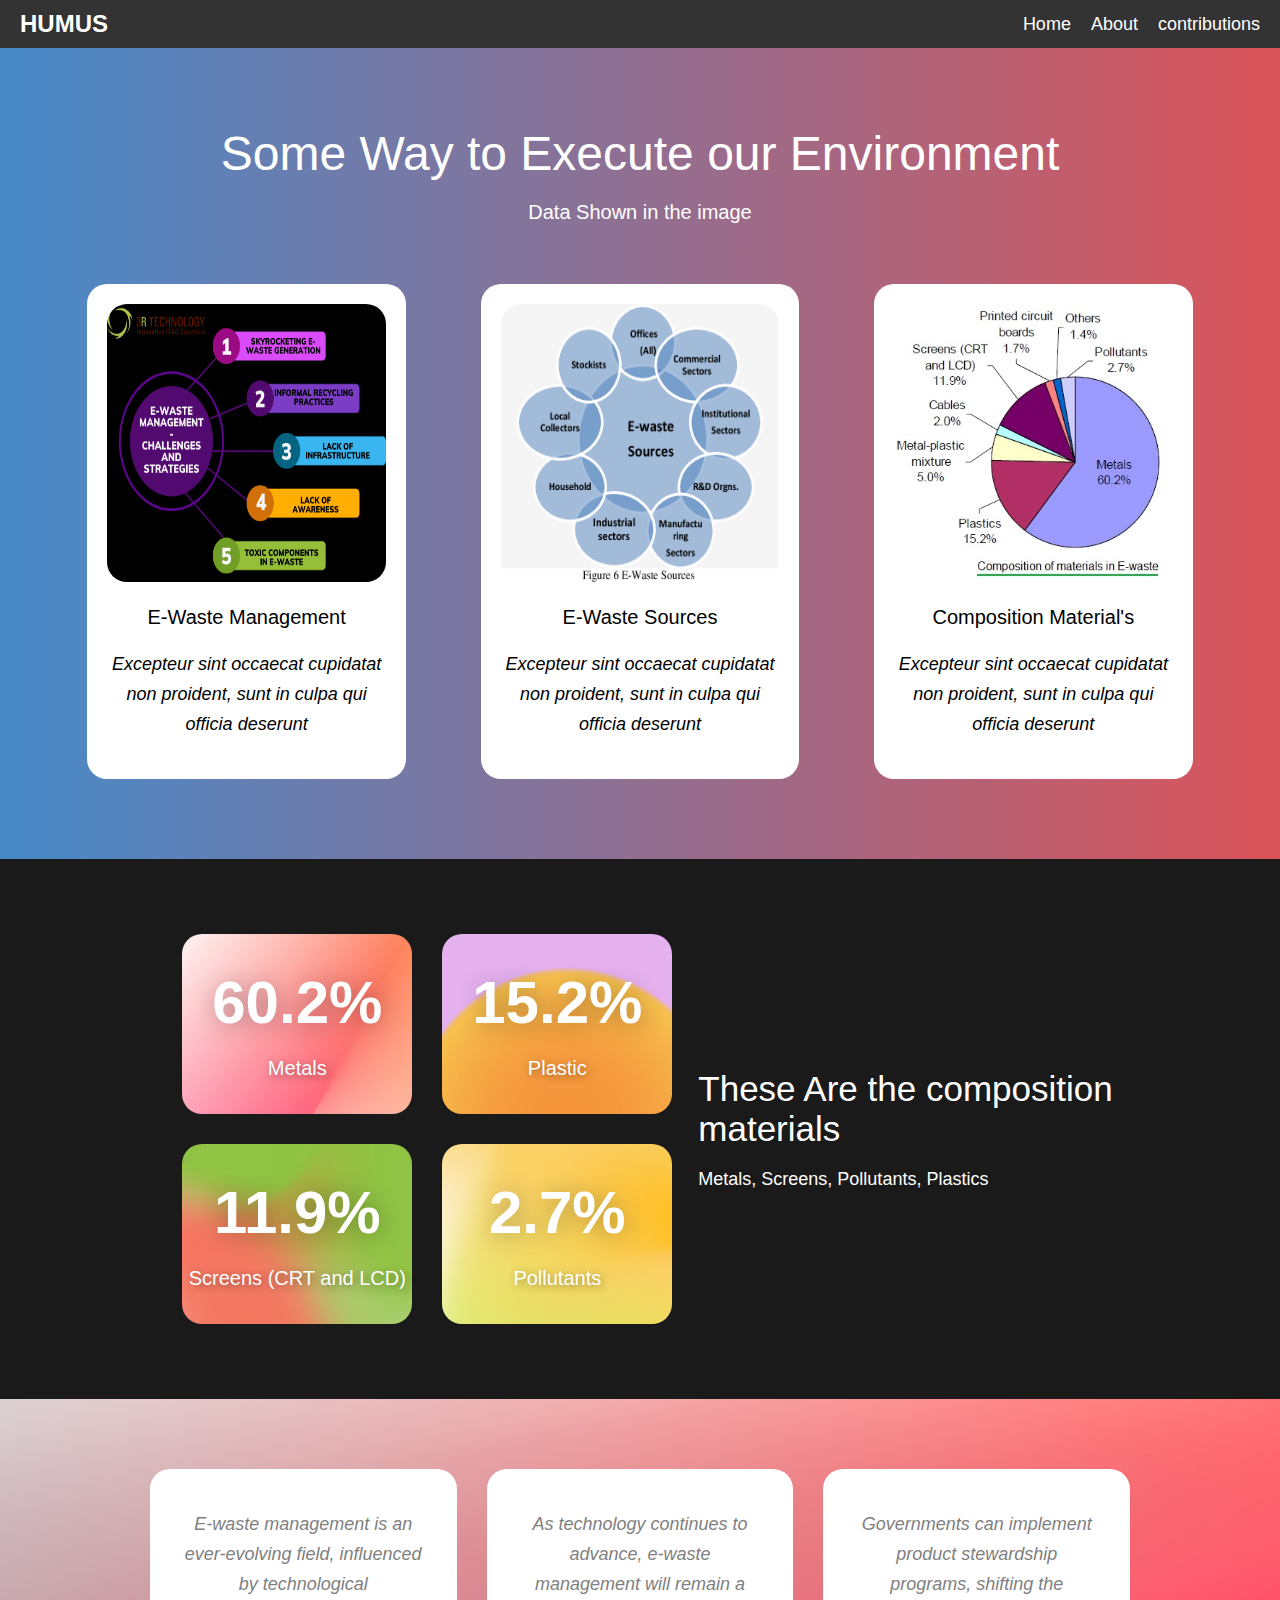
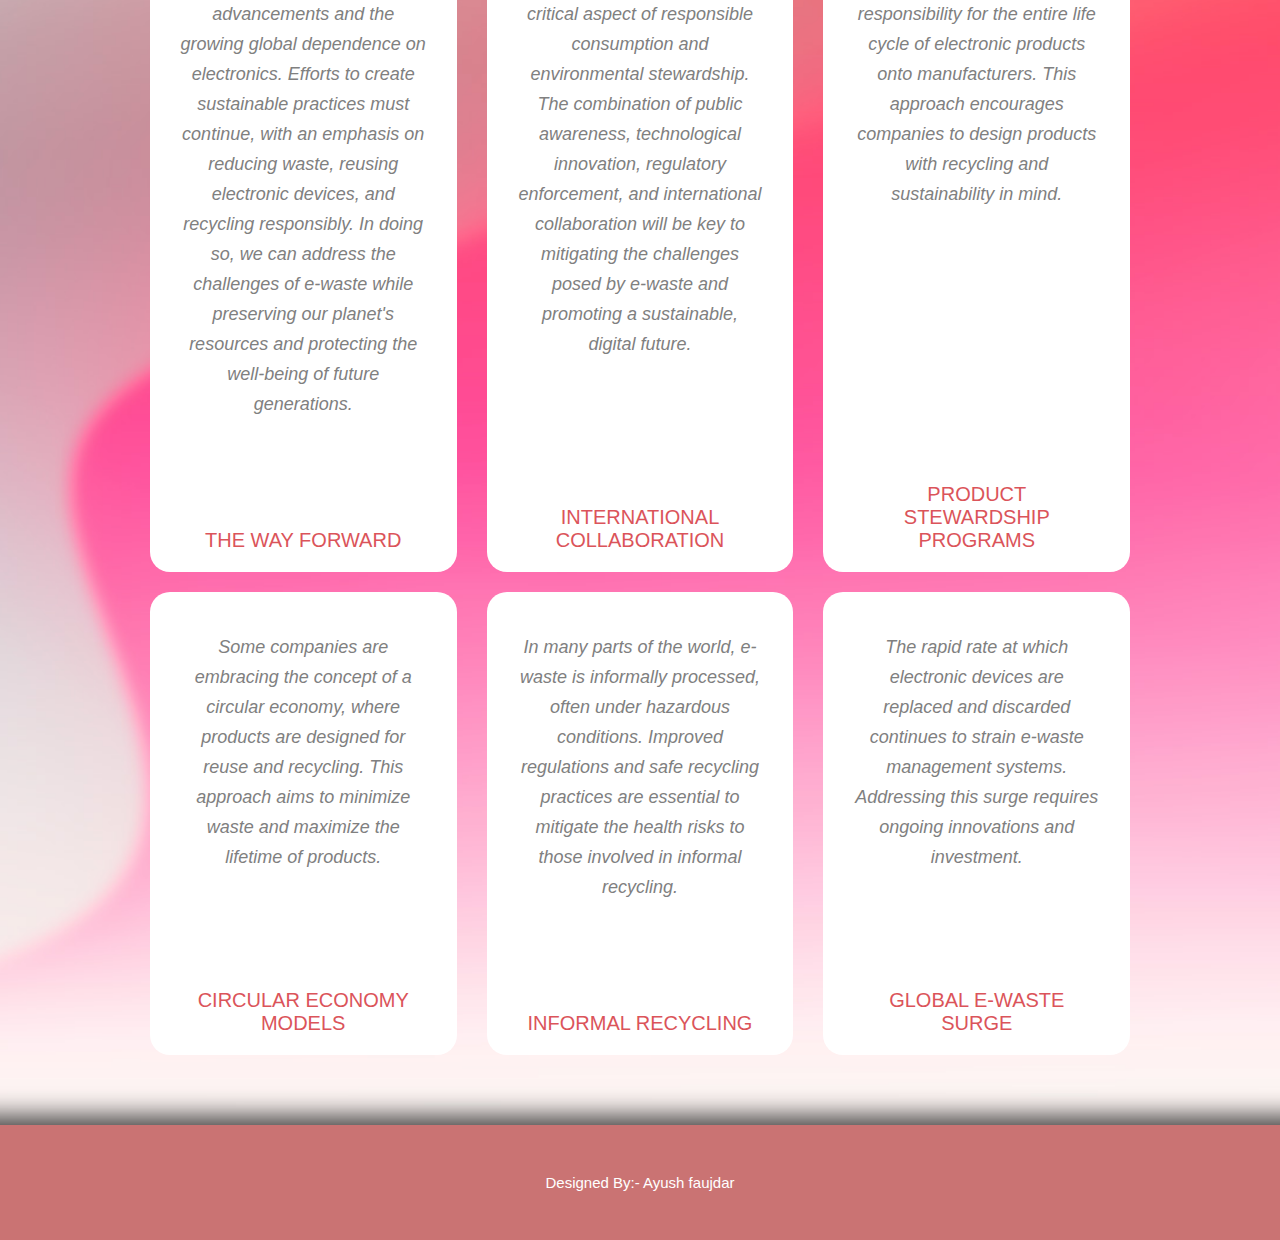
<file: page3.html>
<!DOCTYPE html>
<html lang="en">

<head>
    <meta charset="UTF-8">
    <meta name="viewport" content="width=device-width, initial-scale=1.0">
    <title>ways to execute our environment</title>
    <link rel="stylesheet" href="styles/index.css">
    <style>
        * {
            margin: 0;
            padding: 0;
            box-sizing: border-box;
        }
        
        .navbar {
            background-color: #333;
            padding: 10px 20px;
            display: flex;
            justify-content: space-between;
            align-items: center;
        }
        
        .navbar .logo {
            color: white;
            font-size: 24px;
            font-weight: bold;
        }
        
        .navbar .nav-links {
            list-style: none;
            display: flex;
            gap: 20px;
        }
        
        .navbar .nav-links li {
            display: inline;
        }
        
        .navbar .nav-links li a {
            color: white;
            text-decoration: none;
            font-size: 18px;
        }
        
        .navbar .nav-links li a:hover {
            color: #f0a500;
        }
        
        @media (max-width: 768px) {
            .navbar {
                flex-direction: column;
                align-items: flex-start;
            }
            .navbar .nav-links {
                flex-direction: column;
                gap: 10px;
                margin-top: 10px;
            }
        }
    </style>

</head>

<body>
    <nav class="navbar">
        <div class="logo">HUMUS</div>
        <ul class="nav-links">
            <li><a href="index.html">Home</a></li>
            <li><a href="page2.html">About</a></li>
            <li><a href="page3.html">contributions</a></li>
        </ul>
    </nav>
    <div class="section_5">
        <div class="section_5_title">Some Way to Execute our Environment</div>
        <div class="section_5_title_2">Data Shown in the image</div>
        <div class="section_5_box">
            <div class="section_5_box_row">
                <img src="/img/group.png" alt="" />
                <div class="section_5_box_row_title">E-Waste Management</div>
                <div class="section_5_box_row_details">
                    Excepteur sint occaecat cupidatat non proident, sunt in culpa qui officia deserunt
                </div>
            </div>
            <div class="section_5_box_row">
                <img src="/img/sources.png" alt="" />
                <div class="section_5_box_row_title">E-Waste Sources</div>
                <div class="section_5_box_row_details">
                    Excepteur sint occaecat cupidatat non proident, sunt in culpa qui officia deserunt
                </div>
            </div>
            <div class="section_5_box_row">
                <img src="/img/chart.jpg" alt="" />
                <div class="section_5_box_row_title">Composition Material's</div>
                <div class="section_5_box_row_details">
                    Excepteur sint occaecat cupidatat non proident, sunt in culpa qui officia deserunt
                </div>
            </div>
        </div>
    </div>

    <div class="section_6">
        <div class="section_6_left">
            <div class="section_6_left_box section_6_left_box1">
                <div>60.2%</div>
                Metals
            </div>
            <div class="section_6_left_box section_6_left_box2">
                <div>15.2%</div>
                Plastic
            </div>
            <div class="section_6_left_box section_6_left_box3">
                <div>11.9%</div>
                Screens (CRT and LCD)
            </div>
            <div class="section_6_left_box section_6_left_box4">
                <div>2.7%</div>
                Pollutants
            </div>
        </div>

        <div class="section_6_right">
            <div class="section_6_right_title">
                These Are the composition <br /> materials
            </div>
            <div class="section_6_right_details">
                Metals, Screens, Pollutants, Plastics
            </div>
        </div>
    </div>

    <div class="section_7">
        <div class="section_7_box">
            <div class="section_7_box_row">
                <div class="section_7_box_row_details">
                    E-waste management is an ever-evolving field, influenced by technological advancements and the growing global dependence on electronics. Efforts to create sustainable practices must continue, with an emphasis on reducing waste, reusing electronic devices,
                    and recycling responsibly. In doing so, we can address the challenges of e-waste while preserving our planet's resources and protecting the well-being of future generations.
                </div>
                <div class="section_7_box_row_title">THE WAY FORWARD</div>
            </div>
            <div class="section_7_box_row">
                <div class="section_7_box_row_details">
                    As technology continues to advance, e-waste management will remain a critical aspect of responsible consumption and environmental stewardship. The combination of public awareness, technological innovation, regulatory enforcement, and international collaboration
                    will be key to mitigating the challenges posed by e-waste and promoting a sustainable, digital future.
                </div>
                <div class="section_7_box_row_title">INTERNATIONAL COLLABORATION</div>
            </div>
            <div class="section_7_box_row">
                <div class="section_7_box_row_details">
                    Governments can implement product stewardship programs, shifting the responsibility for the entire life cycle of electronic products onto manufacturers. This approach encourages companies to design products with recycling and sustainability in mind.
                </div>
                <div class="section_7_box_row_title">
                    PRODUCT STEWARDSHIP PROGRAMS
                </div>
            </div>
        </div>

        <div class="section_7_box">
            <div class="section_7_box_row">
                <div class="section_7_box_row_details">
                    Some companies are embracing the concept of a circular economy, where products are designed for reuse and recycling. This approach aims to minimize waste and maximize the lifetime of products.
                </div>
                <div class="section_7_box_row_title">CIRCULAR ECONOMY MODELS</div>
            </div>
            <div class="section_7_box_row">
                <div class="section_7_box_row_details">
                    In many parts of the world, e-waste is informally processed, often under hazardous conditions. Improved regulations and safe recycling practices are essential to mitigate the health risks to those involved in informal recycling.
                </div>
                <div class="section_7_box_row_title">INFORMAL RECYCLING</div>
            </div>
            <div class="section_7_box_row">
                <div class="section_7_box_row_details">
                    The rapid rate at which electronic devices are replaced and discarded continues to strain e-waste management systems. Addressing this surge requires ongoing innovations and investment.
                </div>
                <div class="section_7_box_row_title">GLOBAL E-WASTE SURGE</div>
            </div>
        </div>
    </div>

    <div class="footer">
        <div>Designed By:- Ayush faujdar</div>
    </div>
</body>

</html>
</file>
<file: styles/index.css>
body {
  margin: unset;
  font-family: "Open Sans", sans-serif;
}

/* ------------section_0-------------- */
.section_0 {
  background-image: url(../img/recycle_2.jpeg);
  background-repeat: no-repeat;
  background-position: 50% 50%;
  background-size: cover;
  /* padding-bottom: 50px;
    padding-top: 40px; */
  min-height: 550px;
  color: rgb(5, 235, 185);
  display: flex;
  flex-direction: column;
  justify-content: space-between;
}

.section_0_top {
  display: flex;
  justify-content: space-between;
  padding-top: 20px;
}

#lupLogo {
  height: 120px;
  margin-left: 120px;
}

.section_0_title {
  position: static;
  font-size: 20px;
  font-weight: 700;
  filter: brightness(1) !important;
  color: white;
  margin-right: 50px;
  text-align: center;
}

.section_0_details {
  font-size: 25px;
  font-weight: bold;
  text-align: left;
  margin-left: 120px;
  /* margin-bottom: 20px; */

  background: #79a57c;
  background: linear-gradient(to right, #1ddb0cd0 0%, #8acf3c 100%);
  -webkit-background-clip: text;
  -webkit-text-fill-color: transparent;
}

.section_0_details span {
  display: list-item;
  list-style-type: disc;
  font-size: 35px;
}

/* ------------section_1-------------- */

.section_1 {
  display: flex;
  justify-content: space-between;
  background-color: black;
  color: white;
  padding: 200px 50px;
  padding-bottom: 0;
}

.section_1_left {
  display: flex;
  flex-direction: column;
  align-items: center;
  width: 40%;
}

.section_1_left_title {
  color: #478ac9;
  word-wrap: break-word;
  font-size: 3.75rem;
  font-weight: 550;
  line-height: 70px;
}

.section_1_left_details {
  font-size: 18px;
  margin-top: 20px;
  line-height: 30px;
}

.section_1_right {
  /* position: relative; */
  width: 45%;
}

.bgCircle {
  position: absolute;
  width: 30%;
  aspect-ratio: 1;
  border-radius: 100%;
}

.circleTopImg {
  position: relative;
  top: -80px;
  left: 40px;
  width: 70%;
}

/* ------------section_2-------------- */

.section_2 {
  background-image: linear-gradient(to right, #478ac9, #db545a);
  padding: 60px 50px;
  color: white;
}

.section_2_title {
  margin: auto;
  font-weight: 400;
  font-size: 3rem;
  line-height: 1.1;
  width: 782px;
  text-align: center;
}

.section_2_table {
  display: flex;
  margin-top: 50px;
}

.section_2_table_rows {
  display: flex;
  flex-direction: column;
  align-items: center;
  width: 33%;
  padding: 0 20px;
}

.section_2_table_row_title {
  display: flex;
  align-items: center;
  font-size: 20px;
  font-weight: 500;
  margin-bottom: 20px;
  font-weight: bold;
  width: 100%;
}

.section_2_table_row_title span {
  font-size: 50px !important;
  margin-right: 10px;
}

.section_2_table_row_details {
  font-style: italic;
  line-height: 30px;
  font-weight: 550;
}

/* ------------section_3-------------- */

.section_3 {
  background-color: black;
  padding: 60px 50px;
  color: white;
}

.section_3_title {
  text-align: center;
  margin: auto;
  font-weight: bold;
  font-size: 3rem;
  line-height: 1.1;
  width: 782px;
}

.section_3_box_container {
  display: flex;
  justify-content: space-around;
  margin-top: 50px;
  color: black;
}

.section_3_box {
  width: 26%;
  border-radius: 20px;
  background-size: cover;
}

.section_3_box_1 {
  background-image: url(../img/sdsd.jpg);
  background-repeat: no-repeat;
}

.section_3_box_2 {
  background-image: url(../img/ww.jpg);
  background-repeat: no-repeat;
}

.section_3_box_3 {
  background-image: url(../img/qq.jpg);
  background-repeat: no-repeat;
}

.section_3_box_title {
  font-size: 28px;
  font-weight: bold;
  line-height: 40px;
  padding: 20px 10px 20px 0;
  border-bottom: black 1px solid;
  margin-bottom: 100px;
  margin-left: 20px;
}

.section_2_box_details {
  padding: 20px;
  font-size: 18px;
  line-height: 40px;
  font-weight: 500;
}

/* ------------section_4-------------- */
.section_4 {
  display: flex;
  justify-content: space-around;
  align-items: center;
  padding: 80px 50px;
}

.section_4_left {
  width: 50%;
}

.section_4_title {
  margin: auto;
  font-weight: 400;
  font-size: 3rem;
  line-height: 1.1;
  color: #478ac9;
  margin-bottom: 30px;
}

.section_4_detials {
  font-size: 18px;
  line-height: 30px;
}

.section_4_img {
  height: 400px;
  border-radius: 100%;
}

/* ------------section_5-------------- */
.section_5 {
  background-image: linear-gradient(to right, #478ac9, #db545a);
  padding: 80px 50px;
}

.section_5_title {
  text-align: center;
  margin: auto;
  font-size: 3rem;
  line-height: 1.1;
  color: white;
}

.section_5_title_2 {
  text-align: center;
  color: white;
  font-size: 20px;
  margin-top: 20px;
  margin-bottom: 60px;
}

.section_5_box {
  display: flex;
  justify-content: space-around;
}

.section_5_box_row {
  background-color: white;
  padding: 20px;
  width: 27%;
  box-sizing: border-box;
  border-radius: 20px;
  text-align: center;
}

.section_5_box_row img {
  width: 100%;
  aspect-ratio: 1;
  border-radius: 20px;
}

.section_5_box_row img:hover {
  transform: scale(1.04);
  overflow: hidden;
  transition-duration: 0.5s;
}

.section_5_box_row_title {
  font-size: 20px;
  margin-top: 20px;
}

.section_5_box_row_details {
  margin: 20px 0;
  line-height: 30px;
  font-size: 18px;
  font-style: italic;
}

/* ------------section_6-------------- */

.section_6 {
  background-color: #1a1a1a;
  padding: 60px 50px;
  color: white;
  display: flex;
  align-items: center;
  justify-content: center;
}

.section_6_left {
  width: 45%;
  display: flex;
  flex-wrap: wrap;
}

.section_6_left_box {
  height: 180px;
  width: 230px;
  border-radius: 20px;
  display: flex;
  flex-direction: column;
  align-items: center;
  justify-content: center;
  background-repeat: no-repeat;
  background-size: 100% auto;
  margin: 15px;
  font-size: 20px;
  text-shadow: 2px 2px 8px rgba(0, 0, 0, 0.4);
  background-size: cover;
}

.section_6_left_box1 {
  background-image: url(../img/section_6_img1.jpg);
}

.section_6_left_box2 {
  background-image: url(../img/section_6_img3.jpg);
}

.section_6_left_box3 {
  background-image: url(../img/66.jpg);
}

.section_6_left_box4 {
  background-image: url(../img/section_6_img4.jpg);
}

.section_6_left_box div {
  font-size: 60px;
  font-weight: bold;
  margin-bottom: 20px;
  text-shadow: 2px 2px 23px rgba(0, 0, 0, 0.3);
}

.section_6_right_title {
  font-size: 35px;
  margin-bottom: 20px;
  font-weight: 100;
}

.section_6_right_details {
  font-weight: 100;
  font-size: 18px;
}

/* ------------section_7-------------- */

.section_7 {
  background-image: url(../img/uyy.jpg);
  background-size: cover;
  background-position: 50% 50%;
  font-family: Montserrat, sans-serif !important;
  background-repeat: no-repeat;
  padding: 50px;
}

.section_7_box {
  display: flex;
  justify-content: center;
  margin: 20px 0;
  text-align: center;
}

.section_7_box_row {
  width: 26%;
  border-radius: 20px;
  background-color: white;
  padding: 40px 30px 20px 30px;
  margin: 0 15px;
  box-sizing: border-box;
  display: flex;
  flex-direction: column;
  align-items: center;
  justify-content: space-between;
}

.section_7_box_row:hover {
  transform: translate(0px, -5px);
  transition-duration: 0.5s;
}

.section_7_box_row_details {
  color: #808080;
  line-height: 30px;
  font-style: italic;
  font-size: 18px;
  margin-bottom: 100px;
}

.section_7_box_row_title {
  margin-top: 10px;
  text-transform: uppercase;
  font-weight: 500;
  color: #db545a;
  font-size: 1.25rem;
}

/* ---------------section_9-------------- */

.section_9 {
  display: flex;
  align-items: center;
  justify-content: space-around;
  padding: 60px 50px;
  background-color: rgb(140, 248, 183);
}

.section_9_left {
  width: 40%;
}

.section_9_right {
  /* width: 50%; */
  text-align: center;
}

.section_9_right_title {
  font-size: 3rem;
  font-weight: 400;
  margin-bottom: 25px;
}

.section_9_right_detials {
  font-size: 18px;
}

.footer {
  background-color: #ca7373;
  box-shadow: 0px 22px 25px 31px rgba(0, 0, 0, 0.75);
}

.footer div {
  text-align: center;
  font-size: 15px;
  color: white;
  padding: 49px;
}

#devloperImg {
  aspect-ratio: 3/4;
  height: 200px;
  object-fit: cover;
  margin: auto;
  margin-bottom: 10px;
}

@media screen and (max-width: 1200px) {
  .section_4,
  .section_2_table,
  .section_3_box_container,
  .section_5_box,
  .section_6,
  .section_7_box {
    flex-wrap: wrap;
  }

  .section_1,
  .section_9 {
    flex-direction: column;
  }

  .section_1_left,
  .section_1_right,
  .section_2_table_rows,
  .section_3_box,
  .section_4_left,
  .section_5_box_row,
  .section_7_box_row,
  .section_6_left,
  .section_6_left_box {
    width: 100%;
    margin-bottom: 10px;
  }

  .section_2_title,
  .section_3_title,
  .section_1_left_title,
  .section_6_right_title,
  .section_5_title {
    width: 100%;
    font-size: 30px;
  }

  .section_4_img {
    width: 100%;
    margin-top: 40px;
    height: unset;
  }

  #devloperImg {
    width: 60%;
    margin: auto;
    margin-bottom: 10px;
  }

  #lupLogo {
    /* width: 60%; */
    margin-left: 20px;
  }

  .section_0_details {
    margin: 40px;
    margin-bottom: 0;
  }

  .section_1_left_details {
    margin-bottom: 60px;
  }

  .bgCircle {
    width: 250px;
    left: 50%;
    transform: translateX(-50%);
  }

  .circleTopImg {
    width: 250px;
    left: 50%;
    transform: translateX(-50%);
    top: -55px;
  }
}
</file>
